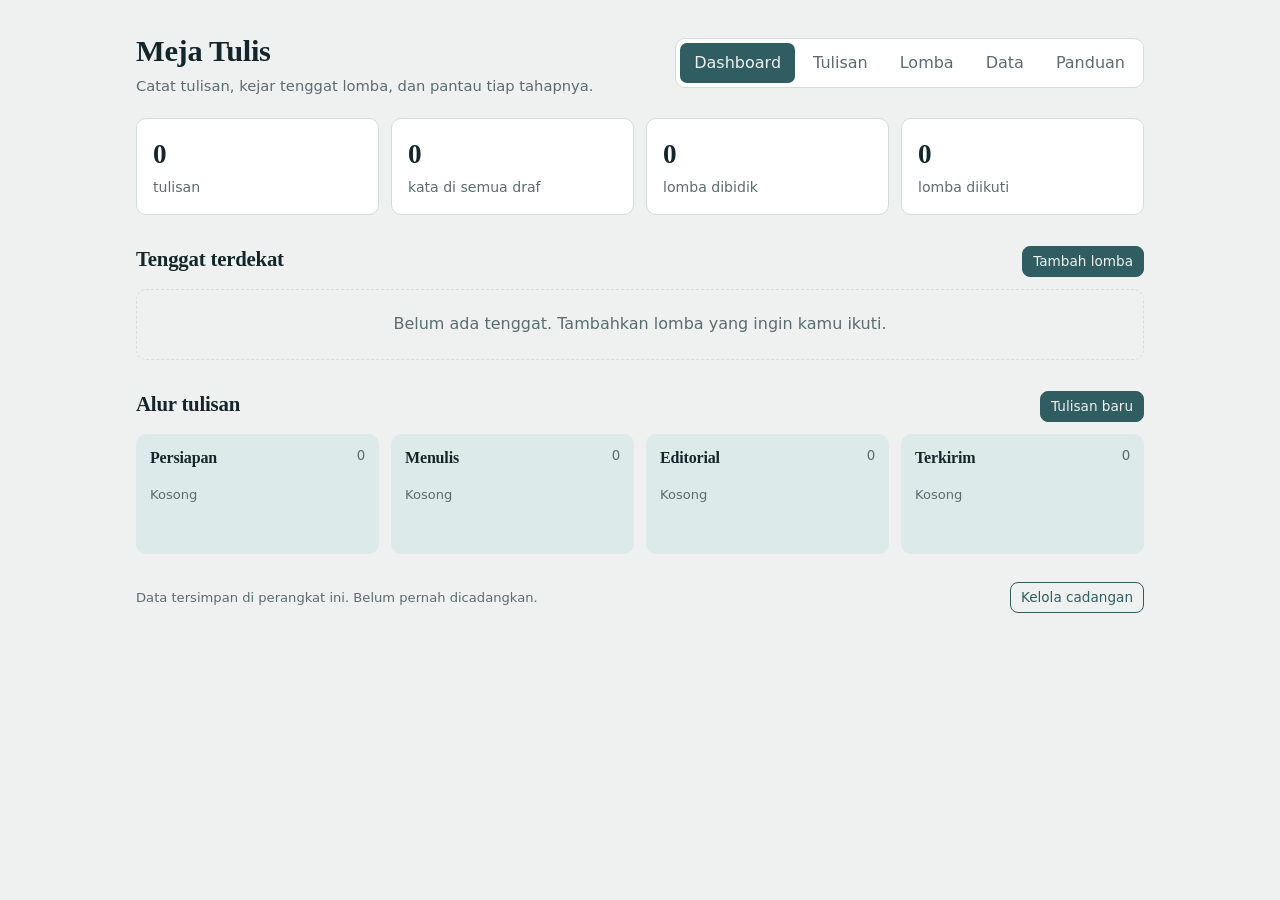
<file: index.html>
<!DOCTYPE html>
<html lang="id">
<head>
<meta charset="utf-8">
<meta name="viewport" content="width=device-width, initial-scale=1, viewport-fit=cover">
<title>Meja Tulis</title>
<meta name="description" content="Catat tulisan, kejar tenggat lomba, dan pantau tiap tahapnya. Data tersimpan di perangkatmu.">
<meta name="theme-color" content="#eef1f0" media="(prefers-color-scheme: light)">
<meta name="theme-color" content="#0f1719" media="(prefers-color-scheme: dark)">
<link rel="manifest" href="manifest.webmanifest">
<link rel="icon" href="icons/icon.svg" type="image/svg+xml">
<link rel="apple-touch-icon" href="icons/apple-touch-icon.png">
<meta name="mobile-web-app-capable" content="yes">
<meta name="apple-mobile-web-app-capable" content="yes">
<meta name="apple-mobile-web-app-title" content="Meja Tulis">
<meta name="apple-mobile-web-app-status-bar-style" content="default">
<link rel="stylesheet" href="css/app.css">
</head>
<body>
<div class="wrap">
<header>
  <div><h1>Meja Tulis</h1><p>Catat tulisan, kejar tenggat lomba, dan pantau tiap tahapnya.</p></div>
  <nav aria-label="Navigasi">
    <button data-v="dash" aria-current="true">Dashboard</button>
    <button data-v="pieces">Tulisan</button>
    <button data-v="contests">Lomba</button>
    <button data-v="data">Data</button>
    <button data-v="guide">Panduan</button>
  </nav>
</header>
<div id="banner" role="status" hidden></div>
<main id="main"><noscript><div class="empty">Meja Tulis butuh JavaScript. Aktifkan JavaScript di peramban ini.</div></noscript></main>
<div class="sec"><span class="meta" id="foot-status">Data tersimpan di perangkat ini.</span>
  <span class="tools"><button class="btn ghost sm" data-v="data">Kelola cadangan</button></span></div>
</div>
<dialog id="dlg"></dialog>
<div id="toasts" aria-live="polite"></div>
<input type="file" id="file" accept="application/json,.json" hidden>
<script type="module" src="js/main.js"></script>
</body>
</html>
</file>
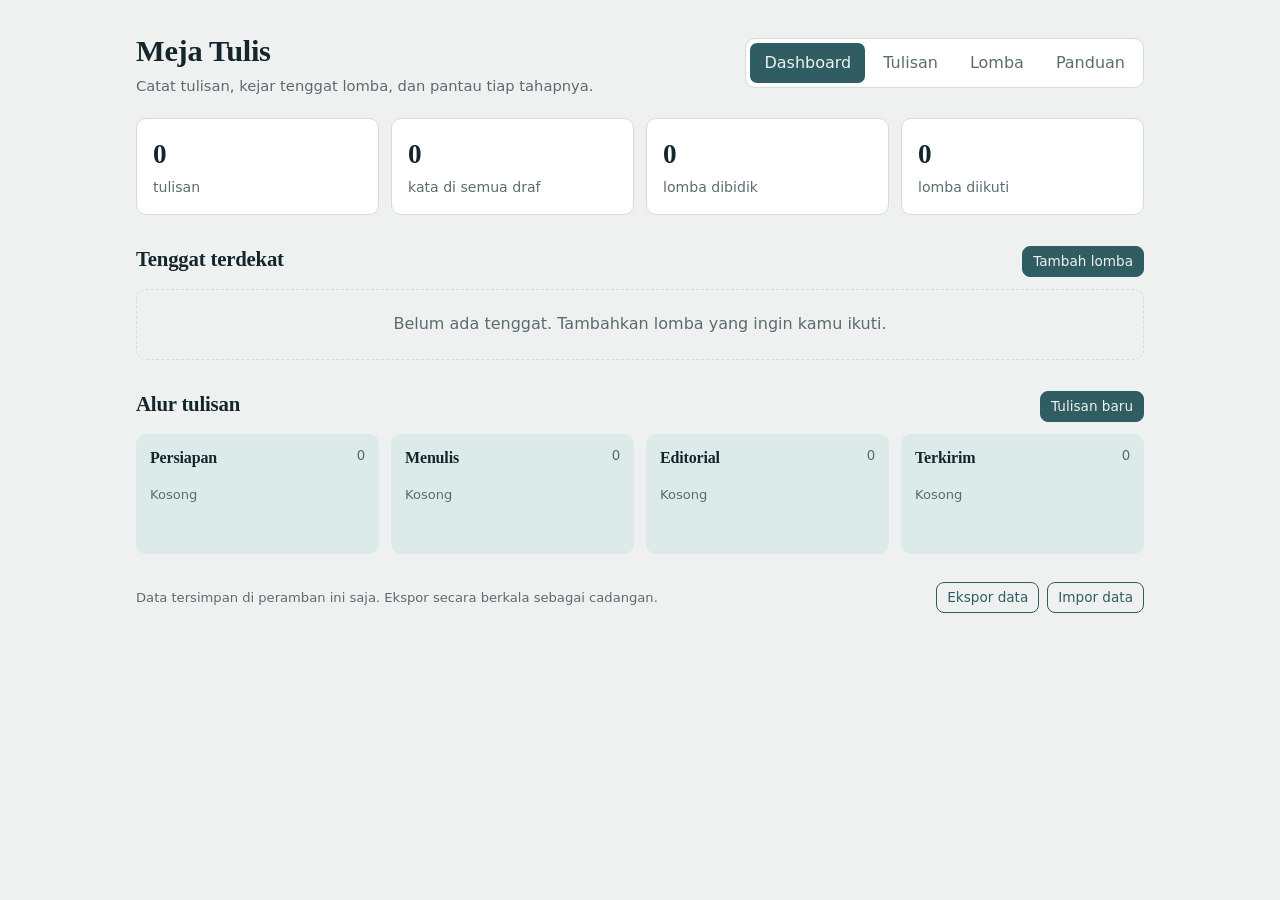
<file: _asal/meja-tulis.html>
<!DOCTYPE html>
<html lang="id">
<head>
<meta charset="utf-8">
<meta name="viewport" content="width=device-width, initial-scale=1, viewport-fit=cover">
<title>Meja Tulis</title>
<style>
:root{--bg:#eef1f0;--sf:#fff;--ink:#14262b;--mu:#5b6b70;--ln:#d5ddda;--ac:#2f5d62;--acs:#dcebea;--be:#b4436c;--bes:#f6e1e9;--gd:#8a6a1f;--gds:#f4ecd3;--box:border-box;box-sizing:border-box;padding-top:env(safe-area-inset-top,0px);padding-bottom:env(safe-area-inset-bottom,0px);color-scheme:light}
@media (prefers-color-scheme:dark){:root:not([data-theme="light"]){--bg:#0f1719;--sf:#18242a;--ink:#e6eeee;--mu:#93a6a9;--ln:#2a3a40;--ac:#7fc0c2;--acs:#1f3a3d;--be:#ef8fb0;--bes:#3a2230;--gd:#e2bf63;--gds:#3a331b;color-scheme:dark}}
:root[data-theme="dark"]{--bg:#0f1719;--sf:#18242a;--ink:#e6eeee;--mu:#93a6a9;--ln:#2a3a40;--ac:#7fc0c2;--acs:#1f3a3d;--be:#ef8fb0;--bes:#3a2230;--gd:#e2bf63;--gds:#3a331b;color-scheme:dark}
html{scroll-padding-top:env(safe-area-inset-top,0px)}
*{box-sizing:border-box}
body{margin:0;background:var(--bg);color:var(--ink);font:16px/1.55 system-ui,-apple-system,"Segoe UI",Roboto,sans-serif}
h1,h2,h3,.serif{font-family:"Iowan Old Style","Palatino Linotype",Georgia,serif;font-weight:600;letter-spacing:-.01em}
.wrap{max-width:1040px;margin:0 auto;padding:20px 16px 64px}
header{display:flex;flex-wrap:wrap;gap:12px 24px;align-items:center;justify-content:space-between;padding:8px 0 20px}
header h1{margin:0;font-size:1.9rem}
header p{margin:0;color:var(--mu);font-size:.92rem}
nav{display:flex;gap:4px;background:var(--sf);border:1px solid var(--ln);border-radius:10px;padding:4px}
nav button{border:0;background:none;color:var(--mu);padding:8px 14px;border-radius:7px;font:inherit;font-weight:500;cursor:pointer}
nav button[aria-current="true"]{background:var(--ac);color:var(--bg)}
button,select,input,textarea{font:inherit;color:inherit}
:focus-visible{outline:2px solid var(--ac);outline-offset:2px}
.btn{border:1px solid var(--ac);background:var(--ac);color:var(--bg);padding:8px 14px;border-radius:8px;cursor:pointer;font-weight:500}
.btn.ghost{background:none;color:var(--ac)}
.btn.danger{background:none;border-color:var(--be);color:var(--be)}
.btn.sm{padding:4px 10px;font-size:.85rem}
.stats{display:grid;grid-template-columns:repeat(auto-fit,minmax(150px,1fr));gap:12px;margin-bottom:28px}
.stat{background:var(--sf);border:1px solid var(--ln);border-radius:10px;padding:14px 16px}
.stat b{display:block;font-size:1.7rem;font-family:Georgia,serif}
.stat span{color:var(--mu);font-size:.88rem}
.sec{display:flex;justify-content:space-between;align-items:baseline;gap:12px;margin:28px 0 12px}
.sec h2{margin:0;font-size:1.3rem}
.pipe{display:grid;grid-template-columns:repeat(4,minmax(0,1fr));gap:12px}
@media(max-width:820px){.pipe{grid-template-columns:1fr 1fr}}
@media(max-width:520px){.pipe{grid-template-columns:1fr}}
.col{background:var(--acs);border-radius:10px;padding:10px;min-height:120px}
.col h3{margin:2px 4px 8px;font-size:1rem;display:flex;justify-content:space-between}
.col h3 small{font-family:system-ui;font-weight:400;color:var(--mu)}
.card{background:var(--sf);border:1px solid var(--ln);border-radius:8px;padding:10px 12px;margin-bottom:8px;cursor:pointer;display:block;width:100%;text-align:left}
.card:hover{border-color:var(--ac)}
.card .t{font-weight:600;overflow-wrap:anywhere}
.meta{color:var(--mu);font-size:.82rem}
.bar{height:5px;background:var(--ln);border-radius:3px;margin-top:8px;overflow:hidden}
.bar i{display:block;height:100%;background:var(--ac)}
.list{display:grid;gap:8px}
.row{background:var(--sf);border:1px solid var(--ln);border-radius:10px;padding:12px 14px;display:flex;gap:12px;align-items:center;justify-content:space-between;cursor:pointer;width:100%;text-align:left}
.row:hover{border-color:var(--ac)}
.chip{display:inline-block;border-radius:999px;padding:2px 10px;font-size:.8rem;background:var(--acs);color:var(--ac);white-space:nowrap}
.chip.hot{background:var(--bes);color:var(--be)}
.chip.gold{background:var(--gds);color:var(--gd)}
.empty{border:1px dashed var(--ln);border-radius:10px;padding:22px;color:var(--mu);text-align:center}
.tools{display:flex;gap:8px;flex-wrap:wrap}
dialog{border:1px solid var(--ln);border-radius:12px;background:var(--sf);color:var(--ink);width:min(680px,94vw);max-height:92vh;padding:0}
dialog::backdrop{background:rgba(0,0,0,.45)}
.dlg{padding:18px 18px 12px;display:grid;gap:12px}
.dlg h2{margin:0}
label{display:grid;gap:4px;font-size:.88rem;color:var(--mu)}
input,select,textarea{border:1px solid var(--ln);background:var(--bg);border-radius:8px;padding:8px 10px;width:100%;color:var(--ink)}
textarea{min-height:200px;resize:vertical;line-height:1.6}
textarea.s{min-height:70px}
.g2{display:grid;grid-template-columns:1fr 1fr;gap:12px}
@media(max-width:520px){.g2{grid-template-columns:1fr}}
.chk{display:flex;gap:8px;align-items:flex-start;color:var(--ink);font-size:.95rem}
.chk input{width:auto;margin-top:5px}
.stg{background:var(--bg);border-radius:8px;padding:10px 12px}
.stg h4{margin:0 0 6px;font-size:.95rem}
.foot{display:flex;justify-content:space-between;gap:8px;padding:12px 18px;border-top:1px solid var(--ln);position:sticky;bottom:0;background:var(--sf);flex-wrap:wrap}
.wc{font-size:.85rem;color:var(--mu);font-weight:400}
.edtop{display:flex;justify-content:space-between;align-items:center;gap:8px;flex-wrap:wrap;margin-bottom:8px}
.etitle{font-size:1.7rem;border:0;border-bottom:1px solid var(--ln);border-radius:0;background:none;padding:6px 0;margin-bottom:12px}
.g3{display:grid;grid-template-columns:repeat(3,1fr);gap:12px}
@media(max-width:620px){.g3{grid-template-columns:1fr}}
.stepper{display:flex;gap:6px;flex-wrap:wrap;margin:14px 0}
.stp{border:1px solid var(--ln);background:var(--sf);color:var(--mu);border-radius:999px;padding:6px 14px;cursor:pointer}
.stp.on{background:var(--ac);color:var(--bg);border-color:var(--ac)}
.stp.lock{opacity:.55}
.ed{display:grid;grid-template-columns:minmax(260px,360px) minmax(0,1fr);gap:18px;align-items:start}
.ed.nosb{grid-template-columns:1fr}.ed.nosb .side{display:none}
@media(max-width:820px){.ed{grid-template-columns:1fr}}
.side{background:var(--acs);border-radius:10px;padding:12px;position:sticky;top:12px;max-height:calc(100vh - 24px);overflow:auto}
@media(max-width:820px){.side{position:static;max-height:60vh}}
.side h3{margin:0 0 4px;font-size:1.05rem}
.si{background:var(--sf);border:1px solid var(--ln);border-radius:8px;padding:8px 10px;margin-top:8px}
.si.cur{border-color:var(--be);box-shadow:0 0 0 1px var(--be)}
.si label{gap:2px}.si b{color:var(--ink)}
.si textarea{border:0;background:none;padding:2px 0;min-height:0;resize:none;overflow:hidden;line-height:1.45;font-size:.93rem}
.si textarea:focus{background:var(--bg);outline:1px solid var(--ac)}
textarea.draft{min-height:62vh;font-family:Georgia,'Times New Roman',serif;font-size:1.05rem;line-height:1.75;padding:16px 18px}
.mh{display:flex;justify-content:space-between;align-items:center;margin-bottom:8px;gap:8px;flex-wrap:wrap}
.gate{display:flex;justify-content:space-between;align-items:center;gap:12px;flex-wrap:wrap;margin-top:14px;padding:12px 14px;background:var(--sf);border:1px solid var(--ln);border-radius:10px}
.btn[disabled]{opacity:.45;cursor:not-allowed}
.prepbox{background:var(--sf);border:1px solid var(--ln);border-radius:10px;padding:16px 18px;max-width:780px}
.pi{margin-top:14px}.pi textarea{min-height:44px;resize:none;overflow:hidden}
.guide{display:grid;gap:14px}.guide section{background:var(--sf);border:1px solid var(--ln);border-radius:10px;padding:14px 18px}.guide h3{margin:0 0 6px;font-size:1.1rem}.guide ol,.guide ul{margin:6px 0;padding-left:22px}.guide li{margin:5px 0}.guide p{margin:6px 0}
.beats{background:var(--bg);border-radius:8px;padding:10px 12px}.beats summary{cursor:pointer;font-weight:600}.beats>label{margin-top:14px}.bh{display:flex;flex-wrap:wrap;gap:2px 10px;align-items:baseline;color:var(--ink)}
</style>
</head>
<body>
<div class="wrap">
<header>
  <div><h1>Meja Tulis</h1><p>Catat tulisan, kejar tenggat lomba, dan pantau tiap tahapnya.</p></div>
  <nav aria-label="Navigasi">
    <button data-v="dash" aria-current="true">Dashboard</button>
    <button data-v="pieces">Tulisan</button>
    <button data-v="contests">Lomba</button>
    <button data-v="guide">Panduan</button>
  </nav>
</header>
<main id="main"></main>
<div class="sec"><span class="meta">Data tersimpan di peramban ini saja. Ekspor secara berkala sebagai cadangan.</span>
  <span class="tools"><button class="btn ghost sm" id="exp">Ekspor data</button><button class="btn ghost sm" id="imp">Impor data</button></span></div>
</div>
<dialog id="dlg"></dialog>
<input type="file" id="file" accept="application/json" hidden>
<script>
const STAGES=["Persiapan","Menulis","Editorial","Terkirim"];
const CHECKS={Menulis:["Tulis draf pertama","Capai target jumlah kata","Diamkan 1–2 hari sebelum menyunting"],Editorial:["Revisi alur dan struktur","Sunting bahasa dan ejaan","Baca keras-keras","Cocokkan dengan format ketentuan","Kirim"]};
const TYPES=["Puisi","Fiksi mini","Cerpen","Novel","Esai","Lainnya"];
const CSTAT=["Mengincar","Disiapkan","Terkirim","Menang","Tidak lolos"];
const KEY="meja-tulis-v1";
const BEATS=[
["Opening Image","Gambaran pembuka","Potret awal dunia dan tokoh sebelum berubah. Tetapkan nada dan titik awal perjalanan.",0,1],
["Theme Stated","Tema dinyatakan","Seseorang mengisyaratkan pelajaran yang kelak harus dipahami tokoh utama, yang belum ia sadari.",5,5],
["Set-Up","Pengenalan","Kenalkan tokoh, kehidupan sehari-harinya, kekurangan, keinginan, dan hal yang perlu berubah.",1,10],
["Catalyst","Pemicu","Peristiwa yang mengguncang dunia tokoh dan tidak bisa diabaikan.",10,10],
["Debate","Perdebatan","Tokoh ragu dan bergulat dengan pilihan. Pertanyaan besar cerita mulai terbentuk.",10,20],
["Break into Two","Memasuki babak dua","Tokoh membuat keputusan sadar untuk melangkah ke situasi atau dunia yang baru.",20,20],
["B Story","Kisah B","Subplot, sering berupa hubungan baru, yang membawa pelajaran tema.",22,22],
["Fun and Games","Bersenang-senang dan bermain","Janji premis dipenuhi: tokoh menjelajahi dunia baru lewat adegan yang membuat pembaca tertarik pada ceritamu.",20,50],
["Midpoint","Titik tengah","Kemenangan atau kekalahan semu. Taruhan naik dan arah cerita bergeser.",50,50],
["Bad Guys Close In","Lawan mendekat","Tekanan luar dan keretakan dalam diri tokoh menggerogoti rencananya.",50,75],
["All Is Lost","Semua hilang","Titik terendah. Ada yang hilang atau “mati”, entah harapan, orang, atau cara hidup lama.",75,75],
["Dark Night of the Soul","Malam gelap jiwa","Tokoh meratap dan merenung hingga berani menghadapi kebenaran tentang dirinya.",75,80],
["Break into Three","Memasuki babak tiga","Pencerahan: pelajaran dari kisah A dan kisah B menyatu menjadi rencana baru.",80,80],
["Finale","Klimaks","Tokoh menerapkan pelajarannya, menghadapi lawan, dan menuntaskan konflik.",80,99],
["Final Image","Gambaran penutup","Cermin dari gambaran pembuka: tunjukkan sejauh mana tokoh telah berubah.",99,100]
];
const nf=n=>Math.round(n).toLocaleString("id-ID");
const PREP={
Puisi:{title:"Lembar persiapan puisi",intro:"Puisi tidak butuh kerangka kaku. Lembar ini membantu menemukan inti rasa, citraan, dan bentuk sebelum kamu mulai menulis.",items:[
["Pemicu","","Gambar, peristiwa, kalimat yang terdengar, atau perasaan yang membuatmu ingin menulis ini."],
["Inti rasa","","Satu kalimat tentang apa yang ingin dirasakan atau disadari pembaca di akhir."],
["Citraan","","Tiga sampai lima gambaran konkret yang bisa dilihat, didengar, dicium, dirasa, atau diraba."],
["Suara","","Siapa yang berbicara dan kepada siapa? Aku lirik, kau, atau pihak lain."],
["Bentuk","","Pilih bentuk yang melayani isi: bebas, soneta, haiku, pantun, atau balada. Tentukan panjang bait dan baris."],
["Bunyi dan diksi","","Kata kunci, rima, aliterasi, dan irama. Catat juga klise yang ingin dihindari."],
["Perubahan","","Titik tempat nada atau pandangan bergeser, supaya puisi bergerak dan tidak berhenti di satu suasana."],
["Baris penutup","","Rancang akhir yang meninggalkan gema, bukan menjelaskan maksud puisi."],
["Judul","","Judul yang membuka atau menambah makna, bukan sekadar mengulang isi."]]},
"Fiksi mini":{title:"Lembar persiapan fiksi mini",intro:"Fiksi mini (sekitar 100–1.000 kata) menangkap satu momen. Tidak ada ruang untuk pengantar panjang, jadi putuskan intinya sebelum menulis.",items:[
["Satu momen","","Peristiwa tunggal yang menjadi jantung cerita. Cerita ini tentang saat apa?"],
["Tokoh dan keinginan","","Satu tokoh dengan satu keinginan yang jelas."],
["Kalimat pembuka","","Mulai langsung di tengah aksi atau situasi yang menggugah rasa ingin tahu."],
["Detail kunci","","Satu atau dua detail konkret yang cukup untuk menyiratkan latar dan perasaan."],
["Pergeseran","","Putaran, pencerahan, atau perubahan makna yang membuat pembaca ingin membaca ulang."],
["Kalimat penutup","","Berhenti sedikit lebih cepat dari yang terasa wajar dan sisakan ruang untuk pembaca."],
["Judul dan batas kata","","Judul yang ikut bekerja sebagai bagian cerita, plus batas kata lomba, misalnya 100, 300, atau 500."]]},
Cerpen:{title:"Lembar persiapan cerpen",intro:"Cerpen (kira-kira 1.500–5.000 kata) berpusat pada satu konflik utama dengan sedikit tokoh. Cek batas kata atau halaman di ketentuan lomba.",items:[
["Premis","","Satu kalimat: siapa, ingin apa, dan apa yang menghalanginya."],
["Tokoh","","Satu sampai tiga tokoh. Bedakan keinginan yang disadari dengan kebutuhan yang sebenarnya."],
["Latar dan sudut pandang","","Waktu, tempat, dan suasana. Siapa yang bercerita dan mengapa dari sudut itu?"],
["Pembuka","","Adegan atau kalimat pertama yang cepat membawa pembaca ke konflik.",0,10],
["Konflik dan eskalasi","","Dua sampai tiga titik saat tekanan naik dan pilihan tokoh makin sempit.",10,70],
["Klimaks","","Saat tokoh harus memilih dan konflik utama mencapai puncaknya.",70,90],
["Penutup","","Perubahan atau pertanyaan yang tertinggal. Tidak perlu menjelaskan semuanya.",90,100],
["Judul dan motif","","Judul sementara dan satu gambaran atau benda yang berulang sebagai pengikat cerita."]]},
Novel:{title:"Lembar 15 beat",intro:"Kerangka novel dari Save the Cat! Writes a Novel karya Jessica Brody. Tulis satu atau dua kalimat peristiwa untuk tiap beat.",items:BEATS},
Esai:{title:"Lembar persiapan esai",intro:"Esai kuat saat satu gagasan dikembangkan dengan bukti dan sudut pandang yang jelas.",items:[
["Gagasan utama","","Satu kalimat tesis: apa yang ingin kamu yakinkan atau tunjukkan?"],
["Mengapa penting","","Hubungkan dengan pembaca atau peristiwa terkini supaya esai terasa relevan."],
["Bahan dan rujukan","","Data, pengalaman, kutipan, atau sumber yang akan dipakai. Catat asalnya."],
["Susunan argumen","","Urutkan tiga sampai lima poin utama dari pembuka sampai penutup."],
["Bantahan","","Keberatan yang mungkin muncul dan cara kamu menjawabnya."],
["Penutup dan judul","","Kesimpulan atau ajakan yang tajam, serta judul yang menjanjikan sudut pandang."]]},
Lainnya:{title:"Lembar persiapan umum",intro:"Panduan ringkas untuk jenis tulisan lain.",items:[
["Tujuan","","Apa yang ingin dicapai tulisan ini?"],
["Pembaca","","Siapa yang akan membaca dan apa yang sudah mereka ketahui?"],
["Pesan utama","","Satu hal yang harus diingat pembaca."],
["Kerangka","","Bagian utama dan urutannya."],
["Bahan","","Riset, contoh, atau sumber yang diperlukan."]]}
};
let S={pieces:[],contests:[]},view="dash",filter="";let ed=null,prevView="dash",sideOpen=true,tm=null;
try{const r=localStorage.getItem(KEY);if(r){const d=JSON.parse(r);if(d&&d.pieces&&d.contests)S=d}}catch(e){}
function norm(){S.pieces.forEach(p=>{p.prep=p.prep||{};if(p.beats&&Object.keys(p.beats).length&&!p.prep.Novel)p.prep.Novel=p.beats;delete p.beats;p.checks=p.checks||{}})}
norm();
const save=()=>{try{localStorage.setItem(KEY,JSON.stringify(S))}catch(e){}};
const uid=()=>Math.random().toString(36).slice(2,9);
const esc=s=>String(s??"").replace(/[&<>"']/g,c=>({"&":"&amp;","<":"&lt;",">":"&gt;",'"':"&quot;","'":"&#39;"}[c]));
const wc=t=>((t||"").trim().match(/\S+/g)||[]).length;
const $=s=>document.querySelector(s);
const days=d=>{if(!d)return null;const t=new Date();t.setHours(0,0,0,0);return Math.round((new Date(d+"T00:00:00")-t)/864e5)};
const fmt=d=>d?new Date(d+"T00:00:00").toLocaleDateString("id-ID",{day:"numeric",month:"short",year:"numeric"}):"Tanpa tenggat";
const cd=n=>n===null?"":n<0?"lewat "+(-n)+" hari":n===0?"hari ini":n+" hari lagi";
function prog(p){const a=items(p).length,b=CHECKS.Menulis.length+CHECKS.Editorial.length;let d=prepDone(p);['Menulis','Editorial'].forEach(s=>CHECKS[s].forEach((_,i)=>{if(p.checks[s+':'+i])d++}));return Math.round(d/(a+b)*100)}
const cname=id=>(S.contests.find(c=>c.id===id)||{}).name||"";

function pieceCard(p){const w=wc(p.draft);return `<button class="card" data-p="${p.id}"><div class="t">${esc(p.title||"Tanpa judul")}</div><div class="meta">${esc(p.type)} · ${w}${p.target?" / "+p.target:""} kata</div>${p.contestId?`<div class="meta">Lomba: ${esc(cname(p.contestId))}</div>`:""}<div class="bar"><i style="width:${prog(p)}%"></i></div></button>`}

function renderDash(){
  const act=S.contests.filter(c=>["Mengincar","Disiapkan"].includes(c.status));
  const up=act.filter(c=>c.deadline&&days(c.deadline)>=0).sort((a,b)=>a.deadline.localeCompare(b.deadline)).slice(0,5);
  const words=S.pieces.reduce((n,p)=>n+wc(p.draft),0);
  const sent=S.contests.filter(c=>["Terkirim","Menang","Tidak lolos"].includes(c.status)).length;
  return `<div class="stats"><div class="stat"><b>${S.pieces.length}</b><span>tulisan</span></div><div class="stat"><b>${words.toLocaleString("id-ID")}</b><span>kata di semua draf</span></div><div class="stat"><b>${act.length}</b><span>lomba dibidik</span></div><div class="stat"><b>${sent}</b><span>lomba diikuti</span></div></div>
  <div class="sec"><h2>Tenggat terdekat</h2><button class="btn sm" data-new="c">Tambah lomba</button></div>
  ${up.length?`<div class="list">${up.map(c=>{const n=days(c.deadline);return `<button class="row" data-c="${c.id}"><span><b>${esc(c.name)}</b><br><span class="meta">${esc(c.genre||"Semua genre")} · ${fmt(c.deadline)}</span></span><span class="chip ${n<=7?"hot":""}">${cd(n)}</span></button>`}).join("")}</div>`:`<div class="empty">Belum ada tenggat. Tambahkan lomba yang ingin kamu ikuti.</div>`}
  <div class="sec"><h2>Alur tulisan</h2><button class="btn sm" data-new="p">Tulisan baru</button></div>
  <div class="pipe">${STAGES.map(s=>{const ps=S.pieces.filter(p=>p.stage===s);return `<div class="col"><h3>${s}<small>${ps.length}</small></h3>${ps.map(pieceCard).join("")||'<div class="meta" style="padding:6px 4px">Kosong</div>'}</div>`}).join("")}</div>`;
}
function renderPieces(){
  const ps=S.pieces.filter(p=>!filter||p.stage===filter);
  return `<div class="sec"><h2>Tulisan</h2><span class="tools"><select id="flt" aria-label="Saring tahap" style="width:auto"><option value="">Semua tahap</option>${STAGES.map(s=>`<option ${filter===s?"selected":""}>${s}</option>`).join("")}</select><button class="btn ghost sm" id="exall">Ekspor ke Word</button><button class="btn sm" data-new="p">Tulisan baru</button></span></div>
  ${ps.length?`<div class="list">${ps.map(p=>`<button class="row" data-p="${p.id}"><span><b>${esc(p.title||"Tanpa judul")}</b><br><span class="meta">${esc(p.type)} · ${wc(p.draft)} kata${p.contestId?" · "+esc(cname(p.contestId)):""}</span></span><span class="chip">${p.stage} · ${prog(p)}%</span></button>`).join("")}</div>`:`<div class="empty">Belum ada tulisan di tahap ini. Mulai dari gagasan kecil: satu puisi atau satu adegan.</div>`}`;
}
function renderContests(){
  const cs=[...S.contests].sort((a,b)=>(a.deadline||"9").localeCompare(b.deadline||"9"));
  return `<div class="sec"><h2>Lomba</h2><button class="btn sm" data-new="c">Tambah lomba</button></div>
  ${cs.length?`<div class="list">${cs.map(c=>{const n=days(c.deadline),open=["Mengincar","Disiapkan"].includes(c.status);const ps=S.pieces.filter(p=>p.contestId===c.id);return `<button class="row" data-c="${c.id}"><span><b>${esc(c.name)}</b><br><span class="meta">${esc(c.genre||"Semua genre")} · ${fmt(c.deadline)}${ps.length?" · "+ps.map(p=>esc(p.title||"Tanpa judul")).join(", "):""}</span></span><span style="display:flex;gap:6px;flex-wrap:wrap;justify-content:flex-end"><span class="chip ${c.status==="Menang"?"gold":""}">${c.status}</span>${open&&n!==null&&n>=0?`<span class="chip ${n<=7?"hot":""}">${cd(n)}</span>`:""}</span></button>`}).join("")}</div>`:`<div class="empty">Daftar lomba masih kosong. Catat nama, tenggat, dan tautan ketentuannya.</div>`}`;
}
const crcT=(()=>{const t=[];for(let n=0;n<256;n++){let c=n;for(let k=0;k<8;k++)c=c&1?0xEDB88320^(c>>>1):c>>>1;t[n]=c>>>0}return t})();
const crc=u=>{let c=0xFFFFFFFF;for(let i=0;i<u.length;i++)c=crcT[(c^u[i])&255]^(c>>>8);return(c^0xFFFFFFFF)>>>0};
function zip(files){const enc=new TextEncoder(),parts=[],cd=[];let off=0,n=0;
for(const k in files){n++;const nm=enc.encode(k),data=enc.encode(files[k]),c=crc(data);
const lh=new DataView(new ArrayBuffer(30));lh.setUint32(0,0x04034b50,true);lh.setUint16(4,20,true);lh.setUint16(6,0x0800,true);lh.setUint16(12,0x21,true);lh.setUint32(14,c,true);lh.setUint32(18,data.length,true);lh.setUint32(22,data.length,true);lh.setUint16(26,nm.length,true);
const ch=new DataView(new ArrayBuffer(46));ch.setUint32(0,0x02014b50,true);ch.setUint16(4,20,true);ch.setUint16(6,20,true);ch.setUint16(8,0x0800,true);ch.setUint16(14,0x21,true);ch.setUint32(16,c,true);ch.setUint32(20,data.length,true);ch.setUint32(24,data.length,true);ch.setUint16(28,nm.length,true);ch.setUint32(42,off,true);
parts.push(lh,nm,data);cd.push(ch,nm);off+=30+nm.length+data.length}
const size=cd.reduce((s,x)=>s+x.byteLength,0),end=new DataView(new ArrayBuffer(22));
end.setUint32(0,0x06054b50,true);end.setUint16(8,n,true);end.setUint16(10,n,true);end.setUint32(12,size,true);end.setUint32(16,off,true);
return new Blob([...parts,...cd,end],{type:'application/vnd.openxmlformats-officedocument.wordprocessingml.document'})}
const xe=s=>String(s).replace(/[\u0000-\u0008\u000b\u000c\u000e-\u001f]/g,'').replace(/&/g,'&amp;').replace(/</g,'&lt;').replace(/>/g,'&gt;');
const run=t=>`<w:r><w:t xml:space='preserve'>${xe(t)}</w:t></w:r>`;
function paras(p){const lines=(p.draft||'').replace(/\r/g,'').split('\n');
if(p.type==='Puisi'){const out=[];let cur=[];const flush=()=>{if(cur.length){out.push(`<w:p><w:pPr><w:pStyle w:val='Puisi'/></w:pPr>${cur.map((l,i)=>(i?'<w:r><w:br/></w:r>':'')+run(l)).join('')}</w:p>`);cur=[]}};
lines.forEach(l=>{if(l.trim())cur.push(l);else flush()});flush();return out.join('')}
return lines.filter(l=>l.trim()).map(l=>`<w:p>${run(l.trim())}</w:p>`).join('')}
function docxBlob(list){const W="xmlns:w='http://schemas.openxmlformats.org/wordprocessingml/2006/main'",X="<?xml version='1.0' encoding='UTF-8' standalone='yes'?>";
const body=list.map((p,i)=>`<w:p><w:pPr><w:pStyle w:val='Title'/>${i?'<w:pageBreakBefore/>':''}</w:pPr>${run(p.title||'Tanpa judul')}</w:p>${paras(p)}`).join('');
const R='http://schemas.openxmlformats.org/officeDocument/2006/relationships';
return zip({
'[Content_Types].xml':X+"<Types xmlns='http://schemas.openxmlformats.org/package/2006/content-types'><Default Extension='rels' ContentType='application/vnd.openxmlformats-package.relationships+xml'/><Default Extension='xml' ContentType='application/xml'/><Override PartName='/word/document.xml' ContentType='application/vnd.openxmlformats-officedocument.wordprocessingml.document.main+xml'/><Override PartName='/word/styles.xml' ContentType='application/vnd.openxmlformats-officedocument.wordprocessingml.styles+xml'/></Types>",
'_rels/.rels':X+"<Relationships xmlns='http://schemas.openxmlformats.org/package/2006/relationships'><Relationship Id='rId1' Type='"+R+"/officeDocument' Target='word/document.xml'/></Relationships>",
'word/_rels/document.xml.rels':X+"<Relationships xmlns='http://schemas.openxmlformats.org/package/2006/relationships'><Relationship Id='rId1' Type='"+R+"/styles' Target='styles.xml'/></Relationships>",
'word/styles.xml':X+`<w:styles ${W}><w:docDefaults><w:rPrDefault><w:rPr><w:rFonts w:ascii='Times New Roman' w:hAnsi='Times New Roman' w:cs='Times New Roman'/><w:sz w:val='24'/><w:lang w:val='id-ID'/></w:rPr></w:rPrDefault><w:pPrDefault><w:pPr><w:spacing w:after='120' w:line='360' w:lineRule='auto'/></w:pPr></w:pPrDefault></w:docDefaults><w:style w:type='paragraph' w:default='1' w:styleId='Normal'><w:name w:val='Normal'/></w:style><w:style w:type='paragraph' w:styleId='Title'><w:name w:val='Title'/><w:basedOn w:val='Normal'/><w:pPr><w:spacing w:before='0' w:after='360'/><w:jc w:val='center'/></w:pPr><w:rPr><w:b/><w:sz w:val='32'/></w:rPr></w:style><w:style w:type='paragraph' w:customStyle='1' w:styleId='Puisi'><w:name w:val='Puisi'/><w:basedOn w:val='Normal'/><w:pPr><w:spacing w:after='240' w:line='276' w:lineRule='auto'/></w:pPr></w:style></w:styles>`,
'word/document.xml':X+`<w:document ${W}><w:body>${body}<w:sectPr><w:pgSz w:w='11906' w:h='16838'/><w:pgMar w:top='1440' w:right='1440' w:bottom='1440' w:left='1440' w:header='708' w:footer='708' w:gutter='0'/></w:sectPr></w:body></w:document>`})}
async function saveFile(name,data){let dl=null;try{dl=window.claude&&claude.use?await claude.use('downloads'):null}catch(e){}
if(!dl){try{const a=document.createElement('a');a.href=URL.createObjectURL(data instanceof Blob?data:new Blob([data]));a.download=name;a.click()}catch(e){alert('Unduhan tidak tersedia di tampilan ini.')}return}
try{await dl.save({filename:name,data})}catch(e){if(!e||e.code!=='declined')alert('Berkas belum tersimpan'+(e&&e.message?': '+e.message:'.'))}}
const slug=t=>(t||'').toLowerCase().normalize('NFD').replace(/[\u0300-\u036f]/g,'').replace(/[^a-z0-9]+/g,'-').replace(/^-|-$/g,'')||'tulisan';
const exportWord=(list,name)=>saveFile(name+'.docx',docxBlob(list));
function exportAll(){const l=S.pieces.filter(p=>(!filter||p.stage===filter)&&(p.draft||'').trim());if(!l.length){alert('Belum ada tulisan berdraf pada tahap ini.');return}exportWord(l,l.length===1?slug(l[0].title):'kumpulan-tulisan'+(filter?'-'+slug(filter):''))}
document.addEventListener('click',e=>{if(e.target.id==='exall')exportAll()});
function renderGuide(){return `<div class="sec"><h2>Panduan penggunaan</h2></div><div class="guide">
<section><h3>Mulai dalam lima menit</h3><ol><li>Di tab <b>Lomba</b>, tekan Tambah lomba, lalu isi nama, tenggat, dan tautan ketentuan.</li><li>Di tab <b>Tulisan</b> atau Dashboard, tekan Tulisan baru. Beri judul, pilih jenis, target kata, dan lomba yang dibidik.</li><li>Isi seluruh lembar persiapan. Setelah lengkap, tekan Selesaikan persiapan untuk membuka tahap menulis.</li><li>Tulis draf sambil melihat persiapanmu di panel kiri, lalu lanjutkan ke penyuntingan dan ekspor ke Word.</li></ol></section>
<section><h3>Empat tahap tulisan</h3><ul><li><b>Persiapan</b>: halaman khusus untuk mengisi lembar persiapan sesuai jenis tulisan. Draf belum tampil di tahap ini. Tahap berikutnya baru terbuka setelah semua butir terisi. Isi tanda “-” pada butir yang tidak relevan.</li><li><b>Menulis</b>: ruang menulis lebar dengan penghitung kata dan daftar periksa. Persiapanmu tampil di panel kiri.</li><li><b>Editorial</b>: sunting draf dengan daftar periksa revisi struktur, bahasa, baca keras, dan format lomba.</li><li><b>Terkirim</b>: tulisan sudah dikirim. Jangan lupa ubah status lombanya di tab Lomba.</li></ul><p class="meta">Kamu bisa kembali ke tahap sebelumnya kapan saja lewat deretan tahap di atas editor.</p></section>
<section><h3>Panel persiapan saat menulis</h3><ul><li>Setiap butir persiapan tampil di panel kiri sebagai kartu yang bisa diedit langsung. Revisi tersimpan otomatis dan langsung berlaku.</li><li>Untuk cerpen dan novel, jika target kata diisi, tiap kartu menampilkan perkiraan posisinya dalam naskah. Kartu yang sesuai dengan jumlah katamu saat ini diberi bingkai berwarna.</li><li>Tekan Sembunyikan persiapan untuk memperluas ruang menulis, dan Tampilkan persiapan untuk memunculkannya lagi.</li><li>Di layar sempit, panel tampil di atas area menulis.</li></ul></section>
<section><h3>Lembar persiapan sesuai jenis tulisan</h3><ul><li><b>Puisi</b>: pemicu, inti rasa, citraan, suara, bentuk, bunyi dan diksi, perubahan, baris penutup, judul.</li><li><b>Fiksi mini</b>: satu momen, tokoh, kalimat pembuka, detail kunci, pergeseran, kalimat penutup, judul.</li><li><b>Cerpen</b>: premis, tokoh, latar dan sudut pandang, pembuka, konflik, klimaks, penutup, motif.</li><li><b>Novel</b>: lembar 15 beat, dijelaskan di bawah.</li><li><b>Esai</b> dan <b>Lainnya</b>: gagasan atau tujuan, pembaca, bahan, dan kerangka.</li></ul><p>Isianmu tersimpan terpisah untuk tiap jenis, jadi berganti jenis tidak menghapus apa pun.</p></section>
<section><h3>Novel: lembar 15 beat (Save the Cat! Writes a Novel)</h3><p>Metode ini dari buku <i>Save the Cat! Writes a Novel</i> karya Jessica Brody, yang mengembangkan kerangka Blake Snyder untuk novel. Ringkasan tiap beat di sini ditulis ulang dengan kata-kata sendiri, jadi baca bukunya untuk penjelasan dan contoh yang utuh. Isi satu atau dua kalimat peristiwa cerita milikmu untuk tiap beat. Persentase hanya acuan.</p><ul>${BEATS.map((b,i)=>`<li>${i+1}. ${b[0]} (${b[1].toLowerCase()}), sekitar ${b[3]===b[4]?b[3]+'%':b[3]+'–'+b[4]+'%'}</li>`).join('')}</ul></section>
<section><h3>Mengelola lomba</h3><ul><li>Hanya lomba berstatus <b>Mengincar</b> atau <b>Disiapkan</b> yang muncul di tenggat terdekat Dashboard.</li><li>Penanda merah muda berarti tenggat tinggal tujuh hari atau kurang.</li><li>Hubungkan tulisan dengan lomba lewat pilihan Untuk lomba di editor. Tenggatnya ikut tampil di panel persiapan.</li><li>Simpan batas kata, hadiah, dan syarat khusus di kolom catatan lomba.</li></ul></section>
<section><h3>Ekspor ke Microsoft Word</h3><ul><li>Di editor, tekan <b>Ekspor ke Word</b> di bagian atas. Draf yang sedang tampil langsung diekspor.</li><li>Di tab <b>Tulisan</b>, tombol <b>Ekspor ke Word</b> menggabungkan semua tulisan berdraf ke satu berkas, masing-masing di halaman baru. Pakai penyaring tahap, misalnya Terkirim, untuk memilih yang diekspor.</li><li>Hasilnya berkas .docx A4 dengan judul di tengah, huruf Times New Roman 12 pt, dan spasi 1,5. Baris dan bait puisi dipertahankan.</li><li>Hanya judul dan draf yang diekspor, tanpa lembar persiapan dan catatan. Akan muncul konfirmasi sebelum berkas tersimpan.</li></ul></section>
<section><h3>Data dan cadangan</h3><p>Semua data tersimpan di peramban ini dan tidak dikirim ke mana pun. Jika berganti perangkat atau membersihkan data peramban, data bisa hilang. Tekan <b>Ekspor data</b> di bagian bawah halaman untuk mengunduh cadangan, dan <b>Impor data</b> untuk memulihkannya.</p></section></div>`}
function render(){
  document.querySelectorAll("nav button").forEach(b=>b.setAttribute("aria-current",b.dataset.v===view));
  $("#main").innerHTML=view==="editor"?renderEditor():view==="dash"?renderDash():view==="pieces"?renderPieces():view==="guide"?renderGuide():renderContests();
  if(view==="editor"){document.querySelectorAll("textarea[data-grow]").forEach(grow);stats()}
}

function opts(arr,sel){return arr.map(a=>`<option ${a===sel?"selected":""}>${a}</option>`).join("")}
const items=p=>(PREP[p.type]||PREP.Lainnya).items;
const pv=p=>(p.prep[p.type]=p.prep[p.type]||{});
const prepDone=p=>items(p).filter((_,i)=>(pv(p)[i]||'').trim()).length;
const prepOK=p=>prepDone(p)===items(p).length;
const grow=el=>{el.style.height='auto';el.style.height=el.scrollHeight+'px'};
const subOf=b=>[b[1],b[3]!=null?(b[3]===b[4]?b[3]+'%':b[3]+'–'+b[4]+'%'):''].filter(Boolean).join(' · ');
function touch(){const s=$('#sv');if(s)s.textContent='Menyimpan…';clearTimeout(tm);tm=setTimeout(()=>{save();const s=$('#sv');if(s)s.textContent='Tersimpan'},500)}
function openEditor(id){const p=S.pieces.find(x=>x.id===id);if(!p)return;ed=p;if(view!=='editor')prevView=view;view='editor';sideOpen=window.innerWidth>820;render();window.scrollTo(0,0)}
function newPiece(){const p={id:uid(),title:'',type:'Cerpen',stage:'Persiapan',target:'',draft:'',notes:'',contestId:'',checks:{},prep:{}};S.pieces.push(p);openEditor(p.id)}
function leaveEditor(v){if(ed){clearTimeout(tm);const p=ed,empty=p.stage==='Persiapan'&&!p.title&&!(p.draft||'').trim()&&!(p.notes||'').trim()&&!Object.values(p.prep).some(o=>Object.values(o).some(x=>(x||'').trim()));if(empty)S.pieces=S.pieces.filter(x=>x!==p);save();ed=null}view=v||prevView;render()}
function setStage(s){const p=ed;if(p.stage==='Persiapan'&&s!=='Persiapan'&&!prepOK(p)){alert('Lengkapi semua butir persiapan dulu. Butir yang tidak relevan boleh diisi tanda “-”.');return}p.stage=s;save();render();window.scrollTo(0,0)}
function stats(){const p=ed;if(!p)return;const w=wc(p.draft),tg=+p.target,it=items(p),d=prepDone(p);
const a=$('#wc');if(a)a.textContent=w+' kata'+(tg?' dari '+nf(tg):'');
['#pc','#sc'].forEach(s=>{const el=$(s);if(el)el.textContent=d+'/'+it.length+' terisi'});
const g=$('#go');if(g)g.disabled=d<it.length;
it.forEach((b,i)=>{document.querySelectorAll('[data-pos="'+i+'"]').forEach(el=>{el.textContent=tg&&b[3]!=null?'≈ kata '+(b[3]===b[4]?nf(tg*b[3]/100):nf(tg*b[3]/100)+'–'+nf(tg*b[4]/100)):''});
const si=document.querySelector('.si[data-i="'+i+'"]');if(si)si.classList.toggle('cur',!!(tg&&b[3]!=null&&p.stage==='Menulis'&&w>=tg*b[3]/100&&w<=tg*b[4]/100))})}
function renderEditor(){const p=ed,st=p.stage,it=items(p),s=PREP[p.type]||PREP.Lainnya,v=pv(p);
const con=S.contests.find(c=>c.id===p.contestId);
const top=`<div class="edtop"><button class="btn ghost sm" id="back">← Kembali</button><span class="tools"><span class="wc" id="sv">Tersimpan</span><button class="btn ghost sm" id="exw">Ekspor ke Word</button><button class="btn danger sm" id="del">Hapus</button></span></div>
<input id="e-title" class="etitle serif" placeholder="Judul tulisan" value="${esc(p.title)}">
<div class="g3"><label>Jenis<select id="e-type">${opts(TYPES,p.type)}</select></label><label>Target jumlah kata<input id="e-target" type="number" min="0" value="${esc(p.target)}"></label><label>Untuk lomba<select id="e-contest"><option value="">Tidak ada</option>${S.contests.map(c=>`<option value="${c.id}" ${c.id===p.contestId?'selected':''}>${esc(c.name)}</option>`).join('')}</select></label></div>
<div class="stepper">${STAGES.map((x,i)=>`<button class="stp ${x===st?'on':''} ${x!=='Persiapan'&&st==='Persiapan'&&!prepOK(p)?'lock':''}" data-stage="${x}">${i+1}. ${x}</button>`).join('')}</div>`;
if(st==='Persiapan')return top+`<div class="prepbox"><h2 style="margin:0 0 4px">${s.title}</h2><p class="meta">${s.intro}</p><p class="meta">Baca ketentuan lomba lebih dulu. Semua butir harus terisi untuk membuka tahap menulis. Isi tanda “-” pada butir yang tidak relevan.</p>${it.map((b,i)=>`<div class="pi"><label><span class="bh"><b>${i+1}. ${b[0]}</b>${subOf(b)?`<span class="meta">${subOf(b)}</span>`:''}<span class="meta" data-pos="${i}"></span></span><span class="meta">${b[2]}</span><textarea data-b="${i}" data-grow rows="1">${esc(v[i]||'')}</textarea></label></div>`).join('')}<div class="pi"><label><span class="bh"><b>Catatan riset dan ide</b><span class="meta">opsional</span></span><textarea id="e-notes" data-grow rows="1">${esc(p.notes)}</textarea></label></div><div class="gate"><span id="pc"></span><button class="btn" id="go">Selesaikan persiapan, mulai menulis</button></div></div>`;
const side=`<aside class="side"><h3>Persiapan <span class="wc" id="sc"></span></h3>${con?`<p class="meta" style="margin:2px 0">Lomba: ${esc(con.name)}${con.deadline?' · '+fmt(con.deadline)+' ('+cd(days(con.deadline))+')':''}</p>`:''}<p class="meta" style="margin:2px 0 6px">${s.title}. Klik isian mana pun untuk merevisi. Perubahan tersimpan otomatis.</p>${it.map((b,i)=>`<div class="si" data-i="${i}"><label><span class="bh"><b>${i+1}. ${b[0]}</b><span class="meta" data-pos="${i}"></span></span><textarea data-b="${i}" data-grow rows="1" placeholder="${esc(b[2])}">${esc(v[i]||'')}</textarea></label></div>`).join('')}<div class="si"><label><b>Catatan riset dan ide</b><textarea id="e-notes" data-grow rows="1">${esc(p.notes)}</textarea></label></div></aside>`;
const chk=CHECKS[st]?`<div class="stg" style="margin-top:14px"><h4>Daftar periksa ${st.toLowerCase()}</h4>${CHECKS[st].map((t,i)=>`<label class="chk"><input type="checkbox" data-k="${st}:${i}" ${p.checks[st+':'+i]?'checked':''}>${t}</label>`).join('')}</div>`:'';
const nxt=st==='Menulis'?`<button class="btn" id="next" data-to="Editorial">Lanjut ke Editorial</button>`:st==='Editorial'?`<button class="btn" id="next" data-to="Terkirim">Tandai sudah terkirim</button>`:'';
const msg=st==='Menulis'?'Selesai menulis draf? Lanjutkan ke penyuntingan.':st==='Editorial'?'Sudah disunting dan dikirim?':'Tulisan ini ditandai terkirim. Siap diekspor ke Word.';
const main=`<section><div class="mh"><button class="btn ghost sm" id="tgl">${sideOpen?'Sembunyikan':'Tampilkan'} persiapan</button><span class="wc" id="wc"></span></div><textarea id="e-draft" class="draft" placeholder="Mulai menulis di sini…">${esc(p.draft)}</textarea>${chk}<div class="gate"><span class="meta">${msg}</span>${nxt}</div></section>`;
return top+`<div class="ed ${sideOpen?'':'nosb'}">${side}${main}</div>`}
document.addEventListener('input',e=>{if(view!=='editor'||!ed)return;const t=e.target,p=ed;
if(t.id==='e-title')p.title=t.value;else if(t.id==='e-target')p.target=t.value;else if(t.id==='e-draft')p.draft=t.value;else if(t.id==='e-notes'){p.notes=t.value;grow(t)}
else if(t.dataset&&t.dataset.b!==undefined){pv(p)[t.dataset.b]=t.value;grow(t)}else return;
touch();stats()});
document.addEventListener('change',e=>{if(view!=='editor'||!ed)return;const t=e.target,p=ed;
if(t.id==='e-type'){p.type=t.value;save();render()}
else if(t.id==='e-contest'){p.contestId=t.value;save();render()}
else if(t.dataset&&t.dataset.k){p.checks[t.dataset.k]=t.checked;save()}});
document.addEventListener('click',e=>{if(view!=='editor'||!ed)return;const t=e.target.closest('button');if(!t)return;
if(t.id==='back')leaveEditor();
else if(t.dataset.stage)setStage(t.dataset.stage);
else if(t.id==='go')setStage('Menulis');
else if(t.id==='next')setStage(t.dataset.to);
else if(t.id==='tgl'){sideOpen=!sideOpen;render()}
else if(t.id==='del'){if(confirm('Hapus tulisan ini?')){S.pieces=S.pieces.filter(x=>x!==ed);ed=null;save();leaveEditor()}}
else if(t.id==='exw'){if(!(ed.draft||'').trim()){alert('Draf masih kosong. Tulis dulu isinya sebelum diekspor.');return}exportWord([ed],slug(ed.title))}});
function openContest(id){
  const c=id?{...S.contests.find(x=>x.id===id)}:{id:uid(),name:"",deadline:"",genre:"",link:"",status:"Mengincar",notes:""};
  const isNew=!id,d=$("#dlg");
  d.innerHTML=`<div class="dlg"><h2>${isNew?"Lomba baru":"Sunting lomba"}</h2>
  <label>Nama lomba<input id="c-name" value="${esc(c.name)}"></label>
  <div class="g2"><label>Tenggat<input id="c-dl" type="date" value="${esc(c.deadline)}"></label><label>Status<select id="c-st">${opts(CSTAT,c.status)}</select></label></div>
  <div class="g2"><label>Genre atau tema<input id="c-genre" value="${esc(c.genre)}" placeholder="Misalnya cerpen, tema lingkungan"></label><label>Tautan ketentuan<input id="c-link" type="url" value="${esc(c.link)}" placeholder="https://"></label></div>
  <label>Catatan (syarat, hadiah, jumlah kata)<textarea class="s" id="c-notes">${esc(c.notes)}</textarea></label>
  ${c.link&&/^https?:\/\//.test(c.link)?`<a href="${esc(c.link)}" target="_blank" rel="noopener">Buka halaman ketentuan</a>`:""}
  </div><div class="foot"><span>${isNew?"":'<button class="btn danger" id="del">Hapus</button>'}</span><span class="tools"><button class="btn ghost" id="cancel">Batal</button><button class="btn" id="ok">Simpan lomba</button></span></div>`;
  $("#cancel").onclick=()=>d.close();
  if(!isNew)$("#del").onclick=()=>{if(confirm("Hapus lomba ini?")){S.contests=S.contests.filter(x=>x.id!==id);S.pieces.forEach(p=>{if(p.contestId===id)p.contestId=""});save();d.close();render()}};
  $("#ok").onclick=()=>{
    c.name=$("#c-name").value.trim()||"Lomba tanpa nama";c.deadline=$("#c-dl").value;c.status=$("#c-st").value;c.genre=$("#c-genre").value.trim();c.link=$("#c-link").value.trim();c.notes=$("#c-notes").value;
    if(isNew)S.contests.push(c);else S.contests[S.contests.findIndex(x=>x.id===id)]=c;
    save();d.close();render();
  };
  d.showModal();
}
document.addEventListener("click",e=>{
  const t=e.target.closest("[data-v],[data-p],[data-c],[data-new]");if(!t)return;
  if(t.dataset.v){leaveEditor(t.dataset.v)}
  else if(t.dataset.p)openEditor(t.dataset.p);
  else if(t.dataset.c)openContest(t.dataset.c);
  else if(t.dataset.new==="p")newPiece();
  else openContest();
});
document.addEventListener("change",e=>{if(e.target.id==="flt"){filter=e.target.value;render()}});
$("#exp").onclick=()=>saveFile("meja-tulis-cadangan.json",JSON.stringify(S,null,1));
$("#imp").onclick=()=>$("#file").click();
$("#file").onchange=e=>{const f=e.target.files[0];if(!f)return;f.text().then(t=>{try{const d=JSON.parse(t);if(!d.pieces||!d.contests)throw 0;if(confirm("Ganti data saat ini dengan isi cadangan?")){S=d;norm();ed=null;view="dash";save();render()}}catch(_){alert("Berkas tidak valid. Pilih file hasil ekspor Meja Tulis.")}});e.target.value=""};
render();
</script>
</body>
</html>
</file>
<file: css/app.css>
:root{--bg:#eef1f0;--sf:#fff;--ink:#14262b;--mu:#5b6b70;--ln:#d5ddda;--ac:#2f5d62;--acs:#dcebea;--be:#b4436c;--bes:#f6e1e9;--gd:#8a6a1f;--gds:#f4ecd3;--box:border-box;box-sizing:border-box;padding-top:env(safe-area-inset-top,0px);padding-bottom:env(safe-area-inset-bottom,0px);color-scheme:light}
@media (prefers-color-scheme:dark){:root:not([data-theme="light"]){--bg:#0f1719;--sf:#18242a;--ink:#e6eeee;--mu:#93a6a9;--ln:#2a3a40;--ac:#7fc0c2;--acs:#1f3a3d;--be:#ef8fb0;--bes:#3a2230;--gd:#e2bf63;--gds:#3a331b;color-scheme:dark}}
:root[data-theme="dark"]{--bg:#0f1719;--sf:#18242a;--ink:#e6eeee;--mu:#93a6a9;--ln:#2a3a40;--ac:#7fc0c2;--acs:#1f3a3d;--be:#ef8fb0;--bes:#3a2230;--gd:#e2bf63;--gds:#3a331b;color-scheme:dark}
html{scroll-padding-top:env(safe-area-inset-top,0px)}
*{box-sizing:border-box}
body{margin:0;background:var(--bg);color:var(--ink);font:16px/1.55 system-ui,-apple-system,"Segoe UI",Roboto,sans-serif}
h1,h2,h3,.serif{font-family:"Iowan Old Style","Palatino Linotype",Georgia,serif;font-weight:600;letter-spacing:-.01em}
.wrap{max-width:1040px;margin:0 auto;padding:20px 16px 64px}
header{display:flex;flex-wrap:wrap;gap:12px 24px;align-items:center;justify-content:space-between;padding:8px 0 20px}
header h1{margin:0;font-size:1.9rem}
header p{margin:0;color:var(--mu);font-size:.92rem}
nav{display:flex;gap:4px;background:var(--sf);border:1px solid var(--ln);border-radius:10px;padding:4px}
nav button{border:0;background:none;color:var(--mu);padding:8px 14px;border-radius:7px;font:inherit;font-weight:500;cursor:pointer}
nav button[aria-current="true"]{background:var(--ac);color:var(--bg)}
button,select,input,textarea{font:inherit;color:inherit}
:focus-visible{outline:2px solid var(--ac);outline-offset:2px}
.btn{border:1px solid var(--ac);background:var(--ac);color:var(--bg);padding:8px 14px;border-radius:8px;cursor:pointer;font-weight:500}
.btn.ghost{background:none;color:var(--ac)}
.btn.danger{background:none;border-color:var(--be);color:var(--be)}
.btn.sm{padding:4px 10px;font-size:.85rem}
.stats{display:grid;grid-template-columns:repeat(auto-fit,minmax(150px,1fr));gap:12px;margin-bottom:28px}
.stat{background:var(--sf);border:1px solid var(--ln);border-radius:10px;padding:14px 16px}
.stat b{display:block;font-size:1.7rem;font-family:Georgia,serif}
.stat span{color:var(--mu);font-size:.88rem}
.sec{display:flex;justify-content:space-between;align-items:baseline;gap:12px;margin:28px 0 12px}
.sec h2{margin:0;font-size:1.3rem}
.pipe{display:grid;grid-template-columns:repeat(4,minmax(0,1fr));gap:12px}
@media(max-width:820px){.pipe{grid-template-columns:1fr 1fr}}
@media(max-width:520px){.pipe{grid-template-columns:1fr}}
.col{background:var(--acs);border-radius:10px;padding:10px;min-height:120px}
.col h3{margin:2px 4px 8px;font-size:1rem;display:flex;justify-content:space-between}
.col h3 small{font-family:system-ui;font-weight:400;color:var(--mu)}
.card{background:var(--sf);border:1px solid var(--ln);border-radius:8px;padding:10px 12px;margin-bottom:8px;cursor:pointer;display:block;width:100%;text-align:left}
.card:hover{border-color:var(--ac)}
.card .t{font-weight:600;overflow-wrap:anywhere}
.meta{color:var(--mu);font-size:.82rem}
.bar{height:5px;background:var(--ln);border-radius:3px;margin-top:8px;overflow:hidden}
.bar i{display:block;height:100%;background:var(--ac)}
.list{display:grid;gap:8px}
.row{background:var(--sf);border:1px solid var(--ln);border-radius:10px;padding:12px 14px;display:flex;gap:12px;align-items:center;justify-content:space-between;cursor:pointer;width:100%;text-align:left}
.row:hover{border-color:var(--ac)}
.chip{display:inline-block;border-radius:999px;padding:2px 10px;font-size:.8rem;background:var(--acs);color:var(--ac);white-space:nowrap}
.chip.hot{background:var(--bes);color:var(--be)}
.chip.gold{background:var(--gds);color:var(--gd)}
.empty{border:1px dashed var(--ln);border-radius:10px;padding:22px;color:var(--mu);text-align:center}
.tools{display:flex;gap:8px;flex-wrap:wrap}
dialog{border:1px solid var(--ln);border-radius:12px;background:var(--sf);color:var(--ink);width:min(680px,94vw);max-height:92vh;padding:0}
dialog::backdrop{background:rgba(0,0,0,.45)}
.dlg{padding:18px 18px 12px;display:grid;gap:12px}
.dlg h2{margin:0}
label{display:grid;gap:4px;font-size:.88rem;color:var(--mu)}
input,select,textarea{border:1px solid var(--ln);background:var(--bg);border-radius:8px;padding:8px 10px;width:100%;color:var(--ink)}
textarea{min-height:200px;resize:vertical;line-height:1.6}
textarea.s{min-height:70px}
.g2{display:grid;grid-template-columns:1fr 1fr;gap:12px}
@media(max-width:520px){.g2{grid-template-columns:1fr}}
.chk{display:flex;gap:8px;align-items:flex-start;color:var(--ink);font-size:.95rem}
.chk input{width:auto;margin-top:5px}
.stg{background:var(--bg);border-radius:8px;padding:10px 12px}
.stg h4{margin:0 0 6px;font-size:.95rem}
.foot{display:flex;justify-content:space-between;gap:8px;padding:12px 18px;border-top:1px solid var(--ln);position:sticky;bottom:0;background:var(--sf);flex-wrap:wrap}
.wc{font-size:.85rem;color:var(--mu);font-weight:400}
.edtop{display:flex;justify-content:space-between;align-items:center;gap:8px;flex-wrap:wrap;margin-bottom:8px}
.etitle{font-size:1.7rem;border:0;border-bottom:1px solid var(--ln);border-radius:0;background:none;padding:6px 0;margin-bottom:12px}
.g3{display:grid;grid-template-columns:repeat(3,1fr);gap:12px}
@media(max-width:620px){.g3{grid-template-columns:1fr}}
.stepper{display:flex;gap:6px;flex-wrap:wrap;margin:14px 0}
.stp{border:1px solid var(--ln);background:var(--sf);color:var(--mu);border-radius:999px;padding:6px 14px;cursor:pointer}
.stp.on{background:var(--ac);color:var(--bg);border-color:var(--ac)}
.stp.lock{opacity:.55}
.ed{display:grid;grid-template-columns:minmax(260px,360px) minmax(0,1fr);gap:18px;align-items:start}
.ed.nosb{grid-template-columns:1fr}.ed.nosb .side{display:none}
@media(max-width:820px){.ed{grid-template-columns:1fr}}
.side{background:var(--acs);border-radius:10px;padding:12px;position:sticky;top:12px;max-height:calc(100vh - 24px);overflow:auto}
@media(max-width:820px){.side{position:static;max-height:60vh}}
.side h3{margin:0 0 4px;font-size:1.05rem}
.si{background:var(--sf);border:1px solid var(--ln);border-radius:8px;padding:8px 10px;margin-top:8px}
.si.cur{border-color:var(--be);box-shadow:0 0 0 1px var(--be)}
.si label{gap:2px}.si b{color:var(--ink)}
.si textarea{border:0;background:none;padding:2px 0;min-height:0;resize:none;overflow:hidden;line-height:1.45;font-size:.93rem}
.si textarea:focus{background:var(--bg);outline:1px solid var(--ac)}
textarea.draft{min-height:62vh;font-family:Georgia,'Times New Roman',serif;font-size:1.05rem;line-height:1.75;padding:16px 18px}
.mh{display:flex;justify-content:space-between;align-items:center;margin-bottom:8px;gap:8px;flex-wrap:wrap}
.gate{display:flex;justify-content:space-between;align-items:center;gap:12px;flex-wrap:wrap;margin-top:14px;padding:12px 14px;background:var(--sf);border:1px solid var(--ln);border-radius:10px}
.btn[disabled]{opacity:.45;cursor:not-allowed}
.prepbox{background:var(--sf);border:1px solid var(--ln);border-radius:10px;padding:16px 18px;max-width:780px}
.pi{margin-top:14px}.pi textarea{min-height:44px;resize:none;overflow:hidden}
.guide{display:grid;gap:14px}.guide section{background:var(--sf);border:1px solid var(--ln);border-radius:10px;padding:14px 18px}.guide h3{margin:0 0 6px;font-size:1.1rem}.guide ol,.guide ul{margin:6px 0;padding-left:22px}.guide li{margin:5px 0}.guide p{margin:6px 0}
.beats{background:var(--bg);border-radius:8px;padding:10px 12px}.beats summary{cursor:pointer;font-weight:600}.beats>label{margin-top:14px}.bh{display:flex;flex-wrap:wrap;gap:2px 10px;align-items:baseline;color:var(--ink)}
/* ---- Tambahan PWA: banner, toast, riwayat, halaman Data ---- */
[hidden]{display:none!important}
#banner{display:flex;justify-content:space-between;align-items:center;gap:8px 12px;flex-wrap:wrap;background:var(--gds);color:var(--gd);border:1px solid var(--gd);border-radius:10px;padding:10px 14px;margin:0 0 16px}
#toasts{position:fixed;left:0;right:0;bottom:calc(16px + env(safe-area-inset-bottom,0px));display:grid;gap:8px;justify-items:center;padding:0 16px;z-index:50;pointer-events:none}
.toast{pointer-events:auto;display:flex;gap:6px 12px;align-items:center;flex-wrap:wrap;justify-content:space-between;max-width:min(520px,100%);background:var(--ink);color:var(--bg);border-radius:10px;padding:10px 14px;box-shadow:0 6px 20px rgba(0,0,0,.25)}
.toast .btn{background:var(--bg);color:var(--ink);border-color:var(--bg)}
.hist{display:grid;grid-template-columns:minmax(180px,240px) minmax(0,1fr);gap:12px}
@media(max-width:620px){.hist{grid-template-columns:1fr}}
.hlist{display:grid;gap:6px;max-height:50vh;overflow:auto;align-content:start}
.hrow{border:1px solid var(--ln);background:var(--bg);border-radius:8px;padding:8px 10px;text-align:left;cursor:pointer;display:grid;gap:2px}
.hrow[aria-pressed="true"]{border-color:var(--ac);box-shadow:0 0 0 1px var(--ac)}
.hprev{background:var(--bg);border:1px solid var(--ln);border-radius:8px;padding:10px 12px;max-height:50vh;overflow:auto;white-space:pre-wrap;overflow-wrap:anywhere;font-family:Georgia,'Times New Roman',serif;line-height:1.65;margin:0}
.note{background:var(--bes);color:var(--be);border-radius:8px;padding:10px 12px;font-size:.92rem}
.guide .tools{margin-top:10px}
.guide label select{width:auto;max-width:100%}
@media(max-width:520px){nav{width:100%;flex-wrap:wrap}nav button{flex:1 1 auto;padding:8px 10px}}
</file>
